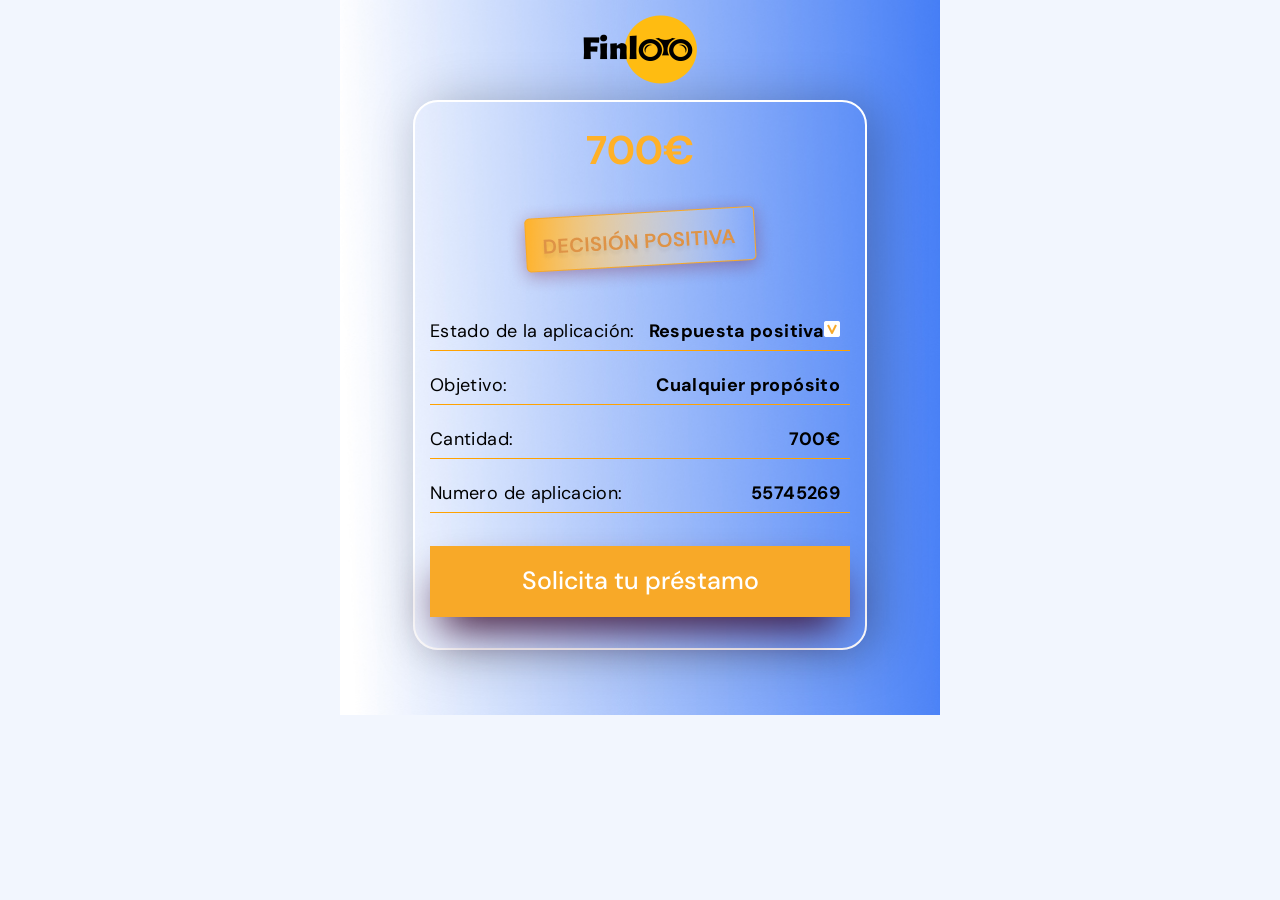
<file: finl-2/index.html>
<!DOCTYPE html PUBLIC "-//W3C//DTD XHTML 1.0 Transitional//EN" "http://www.w3.org/TR/xhtml1/DTD/xhtml1-transitional.dtd">
<html xmlns="http://www.w3.org/1999/xhtml" xmlns:v="urn:schemas-microsoft-com:vml" xmlns:o="urn:schemas-microsoft-com:office:office">
  <head>
    <meta http-equiv="Content-Type" content="text/html; charset=utf-8">
    <meta http-equiv="X-UA-Compatible" content="IE=edge">
    <meta name="viewport" content="width=device-width, initial-scale=1.0">
    <meta name="x-apple-disable-message-reformatting">
    <title></title>
    <!--[if mso]>
      <style type="text/css">
        table {border-collapse:collapse;border:0;border-spacing:0;margin:0;}
        div, td {padding:0;}
        div {margin:0 !important;}
      </style>
      <noscript>
        <xml>
          <o:OfficeDocumentSettings>
            <o:AllowPNG/>
              <o:PixelsPerInch>96</o:PixelsPerInch>
            </o:OfficeDocumentSettings>
          </xml>
        </noscript>
    <![endif]-->
    <link href="https://fonts.googleapis.com/css2?family=DM+Sans:wght@400;500;700&display=swap" rel="stylesheet">
    <style type="text/css">
      .value a {
        color: #000000;
        text-decoration: none;
      }
      @-ms-viewport {
        width: device-width;
      }
    </style>
  </head>
  <body style="background-color:#f2f6fe;Margin:0;padding:0;word-spacing:normal;min-width:100%;">
    <center class="wrapper" bgcolor="#f2f6fe" style="background-color:#f2f6fe;width:100%;table-layout:fixed;-webkit-text-size-adjust:100%;-ms-text-size-adjust:100%;">
      <!--[if (gte mso 9)|(IE)]>
        <table role="presentation" width="600" bgcolor="#dee9ff" cellpadding="0" cellspacing="0" border="0">
          <tr>
            <td>
      <![endif]-->
      <table role="presentation" class="main" align="center" width="100%" bgcolor="#dee9ff" cellpadding="0" cellspacing="0" border="0" style='border-spacing:0;border:0;padding:0;margin:0;background-color:#dee9ff;width:100%;max-width:600px;font-family:"DM Sans", Arial, sans-serif;font-weight:400;font-size:18px;line-height:24px;color:#000000;'>
        <tr>
          <td class="main__inner" background="https://dev-is.top/newsletter-1/img/background.jpg" style='padding:0 10px 65px 10px;background-color:#e2e7f0;background:url("img/background.jpg") no-repeat 50% 0/cover;'>
            <table role="presentation" align="center" width="100%" cellpadding="0" cellspacing="0" border="0" style="border-spacing:0;border:0;padding:0;margin:0;">
              <!-- header -->
              <tr>
                <td class="header" style="padding:15px 20px 15px 20px;text-align:center;">
                  <a href="#" class="logo" target="_blank" rel="noopener noreferrer" style="-webkit-text-size-adjust:none;display:inline-block;vertical-align:middle;text-decoration:none;">
                    <img src="img/logo.png" border="0" alt="Logo" width="115" style="border:0;height:auto;font-size:16px;color:#000000;">
                  </a>
                </td>
              </tr>
              <!-- content -->
              <tr>
                <td class="content" align="center" style="padding:0;">
                  <table class="content__inner" role="presentation" width="100%" cellpadding="0" cellspacing="0" border="0" style="border-spacing:0;border:0;padding:0;margin:0;width:100%;max-width:454px;">
                    <tr>
                      <td class="content__box" background="https://dev-is.top/newsletter-1/img/bg-content.jpg" style='padding:26px 15px 31px 15px;border:2px solid #fff;border-radius:25px;box-shadow:10px 4px 50px 0 rgba(0, 0, 0, 0.25);background-color:#e4ecfe;background:url("https://dev-is.top/newsletter-1/img/bg-content.jpg") no-repeat 50% 0/cover;'>
                        <table class="full" role="presentation" width="100%" cellpadding="0" cellspacing="0" border="0" style="border-spacing:0;border:0;padding:0;margin:0;width:100%;">
                          <tr>
                            <td class="title" style='text-align:center;padding:0 0 18px 0;font-family:"DM Sans", Arial, sans-serif;font-size:40px;line-height:44px;font-weight:700;color:#ffb128;'>700€</td>
                          </tr>
                          <tr>
                            <td class="img" style="padding:0;text-align:center;"><img src="img/label.png" alt="DECISIÓN POSITIVA" width="273" style="border:0;display:inline-block;height:auto;font-size:16px;color:#000000;"></td>
                          </tr>
                          <tr>
                            <td style="padding:0 0 33px 0;">
                              <table class="full" role="presentation" width="100%" cellpadding="0" cellspacing="0" border="0" style="border-spacing:0;border:0;padding:0;margin:0;width:100%;">
                                <tr>
                                  <td class="caption" style='padding:23px 5px 8px 0;border-bottom:1px solid #FFA200;font-size:18px;font-weight:400;font-family:"DM Sans", Arial, sans-serif;line-height:22px;color:#000000;letter-spacing:0.02em;'>Estado de la aplicación:</td>
                                  <td class="value" style='padding:23px 10px 8px 5px;text-align:right;border-bottom:1px solid #FFA200;font-size:18px;font-weight:700;font-family:"DM Sans", Arial, sans-serif;line-height:22px;color:#000000;letter-spacing:0.02em;'>Respuesta positiva<img src="img/check.png" width="16" alt="" style="border:0;">
                                  </td>
                                </tr>
                                <tr>
                                  <td class="caption" style='padding:23px 5px 8px 0;border-bottom:1px solid #FFA200;font-size:18px;font-weight:400;font-family:"DM Sans", Arial, sans-serif;line-height:22px;color:#000000;letter-spacing:0.02em;'>Objetivo:</td>
                                  <td class="value" style='padding:23px 10px 8px 5px;text-align:right;border-bottom:1px solid #FFA200;font-size:18px;font-weight:700;font-family:"DM Sans", Arial, sans-serif;line-height:22px;color:#000000;letter-spacing:0.02em;'>Cualquier propósito</td>
                                </tr>
                                <tr>
                                  <td class="caption" style='padding:23px 5px 8px 0;border-bottom:1px solid #FFA200;font-size:18px;font-weight:400;font-family:"DM Sans", Arial, sans-serif;line-height:22px;color:#000000;letter-spacing:0.02em;'>Cantidad:</td>
                                  <td class="value" style='padding:23px 10px 8px 5px;text-align:right;border-bottom:1px solid #FFA200;font-size:18px;font-weight:700;font-family:"DM Sans", Arial, sans-serif;line-height:22px;color:#000000;letter-spacing:0.02em;'>700€</td>
                                </tr>
                                <tr>
                                  <td class="caption" style='padding:23px 5px 8px 0;border-bottom:1px solid #FFA200;font-size:18px;font-weight:400;font-family:"DM Sans", Arial, sans-serif;line-height:22px;color:#000000;letter-spacing:0.02em;'>Numero de aplicacion:</td>
                                  <td class="value" style='padding:23px 10px 8px 5px;text-align:right;border-bottom:1px solid #FFA200;font-size:18px;font-weight:700;font-family:"DM Sans", Arial, sans-serif;line-height:22px;color:#000000;letter-spacing:0.02em;'>55745269</td>
                                </tr>
                              </table>
                            </td>
                          </tr>
                          <!-- button -->
                          <tr>
                            <td class="button" style="text-align:center;padding: 0;">
                              <a href="#" target="_blank" rel="noopener noreferrer" style='-webkit-text-size-adjust:none;text-align:center;box-shadow:0 22px 44px -12px #340226;text-decoration:none;font-size:25px;font-weight:500;font-family:"DM Sans", Arial, sans-serif;background-color:#f8a928;color:#ffffff;padding:23px 17px 24px 17px;display:block;max-width:100%;mso-padding-alt:0;text-underline-color:#f8a928;'><!--[if mso]><i style="mso-font-width:200%;mso-text-raise:100%" hidden>&emsp;</i><span style="mso-text-raise:50%;"><![endif]-->
                                Solicita tu préstamo<!--[if mso]></span><i style="mso-font-width:200%;" hidden>&emsp;&#8203;</i><![endif]-->
                              </a>
                            </td>
                          </tr>
                        </table>
                      </td>
                    </tr>
                  </table>
                </td>
              </tr>
            </table>
          </td>
        </tr>
      </table>
      <!--[if (gte mso 9)|(IE)]>
      </td>
    </tr>
  </table>
      <![endif]-->
    </center>
  </body>
</html>
</file>
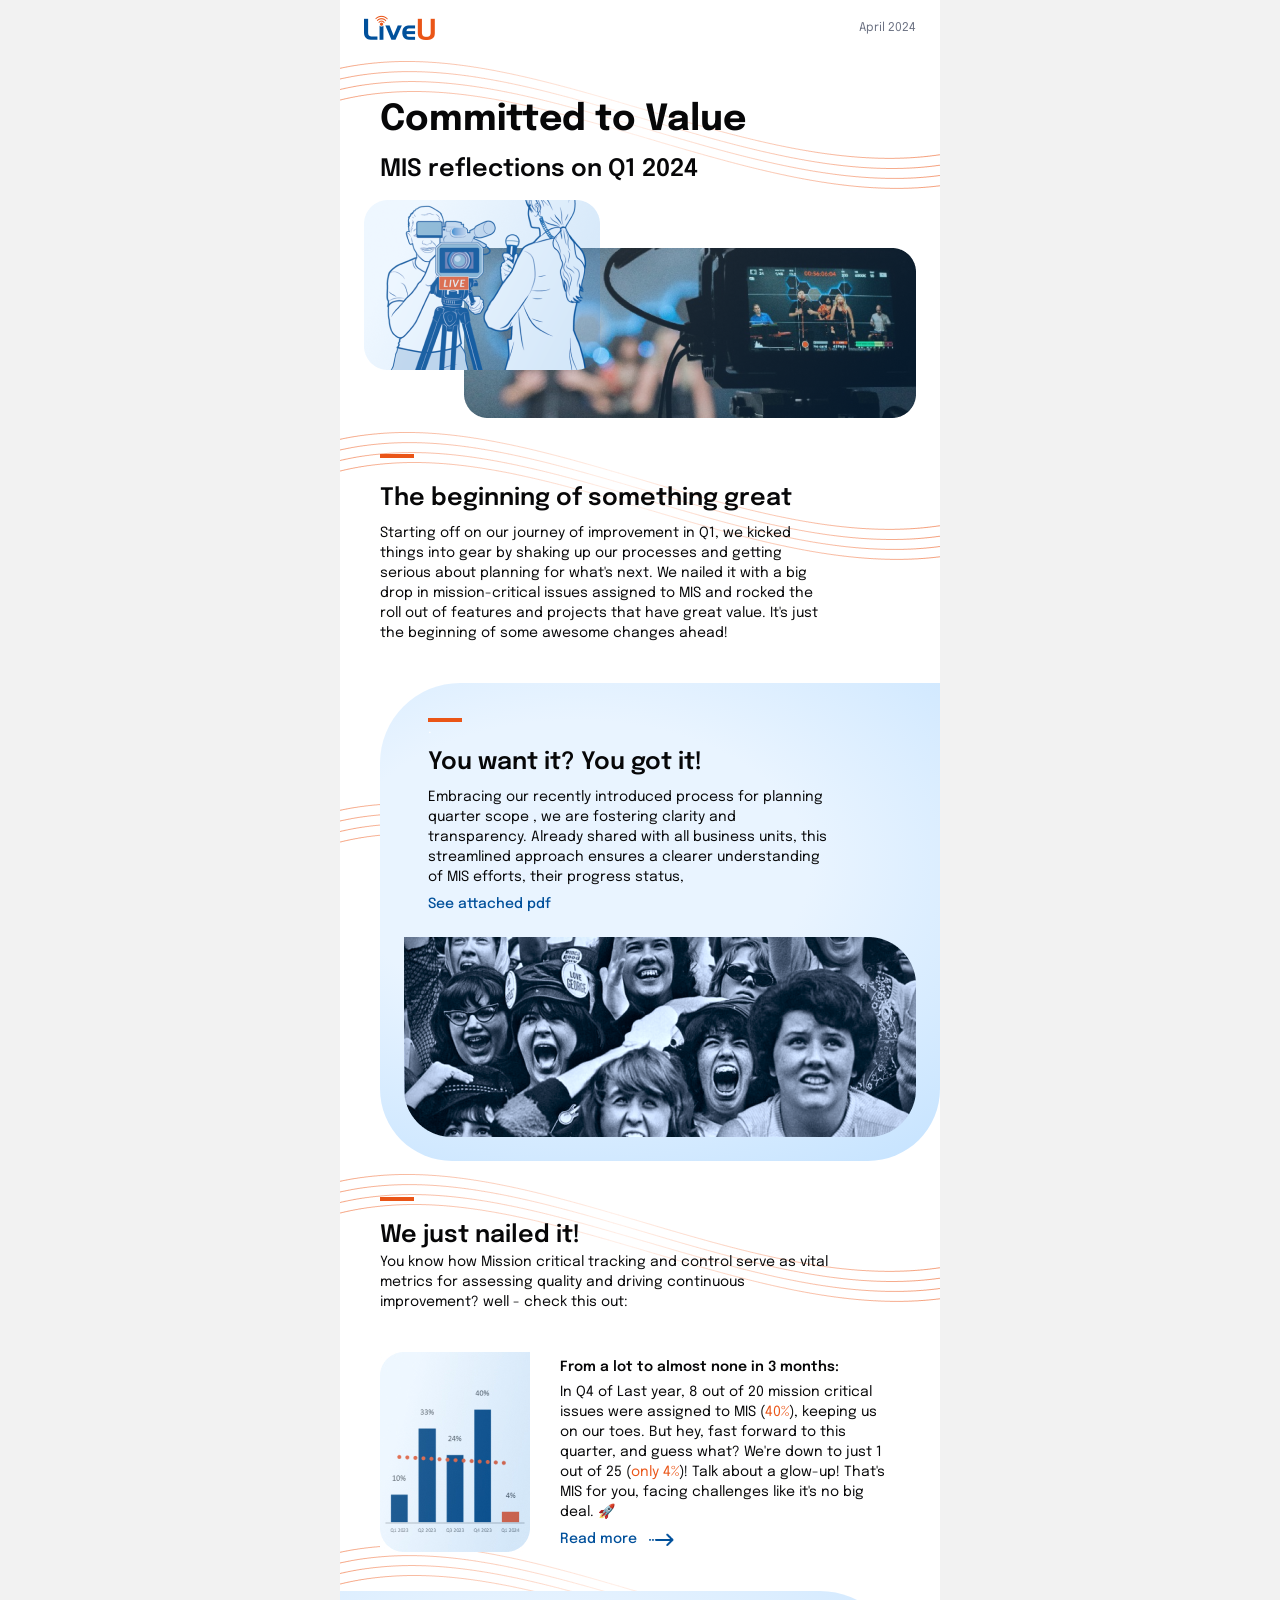
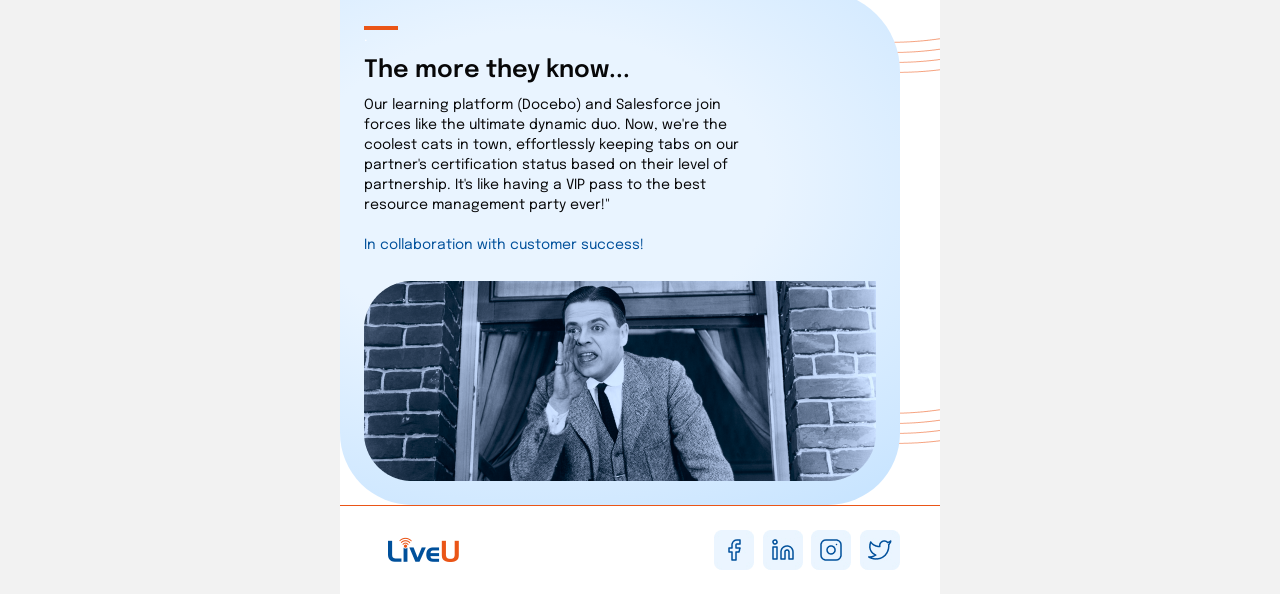
<file: liveU/index.html>
<!DOCTYPE html PUBLIC "-//W3C//DTD XHTML 1.0 Transitional//EN" "http://www.w3.org/TR/xhtml1/DTD/xhtml1-transitional.dtd">
<html xmlns="http://www.w3.org/1999/xhtml">
  <head>
    <meta http-equiv="Content-Type" content="text/html; charset=utf-8">
    <meta http-equiv="X-UA-Compatible" content="IE=edge">
    <meta name="viewport" content="width=device-width, initial-scale=1.0">
    <meta name="x-apple-disable-message-reformatting">
    <title></title>
    <!--[if mso]>
      <style type="text/css">
        table {border-collapse:collapse;border:0;border-spacing:0;margin:0;}
        div, td {padding:0;}
        div {margin:0 !important;}
      </style>
      <noscript>
        <xml>
          <o:OfficeDocumentSettings>
            <o:AllowPNG/>
              <o:PixelsPerInch>96</o:PixelsPerInch>
            </o:OfficeDocumentSettings>
          </xml>
        </noscript>
    <![endif]-->
    <link href="https://fonts.googleapis.com/css2?family=Epilogue:wght@400;500;600;700&display=swap" rel="stylesheet">
    <style type="text/css">
      @-ms-viewport {
        width: device-width;
      }
    </style>
  </head>
  <body style="background-color:#f2f2f2;Margin:0;padding:0;word-spacing:normal;min-width:100%;">
    <center class="wrapper" bgcolor="#f2f2f2" style="background-color:#f2f2f2;width:100%;table-layout:fixed;-webkit-text-size-adjust:100%;-ms-text-size-adjust:100%;">
      <!--[if (gte mso 9)|(IE)]>
        <table role="presentation" width="600" bgcolor="#ffffff" cellpadding="0" cellspacing="0" border="0">
          <tr>
            <td>
      <![endif]-->
      <table role="presentation" class="main" align="center" width="100%" bgcolor="#ffffff" cellpadding="0" cellspacing="0" border="0" style='border-spacing:0;border:0;padding:0;margin:0;background-color:#ffffff;width:100%;max-width:600px;font-family:"Epilogue", Arial, sans-serif;font-weight:400;font-size:14px;line-height:20px;color:#070708;'>
        <tr>
          <td class="main__inner" background="img/pattern.png") no-repeat 50% 0;'>
            <table role="presentation" align="center" width="100%" cellpadding="0" cellspacing="0" border="0" style="border-spacing:0;border:0;padding:0;margin:0;">
              <!-- header -->
              <tr>
                <td class="header" style="padding:8px 16px;">
                  <table role="presentation" width="100%" cellpadding="0" cellspacing="0" border="0" style="border-spacing:0;border:0;padding:0;margin:0;">
                    <tr>
                      <td class="header__img" style="text-align:left;padding:0;">
                        <img src="img/logo.png" border="0" alt="Logo" width="87" style="border:0;font-size:14px;line-height:14px;color:#070708;height:auto;">
                      </td>
                      <td class="header__txt" style='text-align:right;font-family:"Epilogue", Arial, sans-serif;font-weight:400;font-size:12px;line-height:16px;color:#6b7182;padding:0 8px 0 0;'>April 2024</td>
                    </tr>
                  </table>
                </td>
              </tr>
              <tr>
                <td class="intro" style="padding:40px 40px 14px;">
                  <table role="presentation" width="100%" cellpadding="0" cellspacing="0" border="0" style="border-spacing:0;border:0;padding:0;margin:0;">
                    <tr>
                      <td class="title" style='padding:0 0 10px;font-family:"Epilogue", Arial, sans-serif;font-weight:700;font-size:36px;line-height:48px;color:#070708;'>Committed to Value</td>
                    </tr>
                    <tr>
                      <td class="subtitle" style='padding:0;font-family:"Epilogue", Arial, sans-serif;font-weight:600;font-size:24px;line-height:32px;color:#070708;'>MIS reflections on Q1 2024</td>
                    </tr>
                  </table>
                </td>
              </tr>
              <tr>
                <td class="intro__img" style="padding:0;text-align:center;">
                  <img src="img/intro.png" border="0" alt="image" width="600" style="border:0;font-size:14px;line-height:14px;color:#070708;display:block;height:auto;max-width:100%;">
                </td>
              </tr>
              <tr>
                <td class="section" style="padding:36px 40px 40px 40px;">
                  <table class="section__inner" role="presentation" width="100%" cellpadding="0" cellspacing="0" border="0" style="border-spacing:0;border:0;padding:0;margin:0;width:100%;max-width:450px;">
                    <tr>
                      <td class="decor" style="padding:0 0 11px 0;">
                        <table role="presentation" width="34" cellpadding="0" cellspacing="0" border="0" style="border-spacing:0;border:0;padding:0;margin:0;">
                          <tr>
                            <td class="decor__item" style='font-family:"Epilogue", Arial, sans-serif;font-weight:400;font-size:14px;line-height:14px;color:#ffffff;border-top:4px solid #ea5517;padding:0;'>.</td>
                          </tr>
                        </table>
                      </td>
                    </tr>
                    <tr>
                      <td class="section__title" style='padding:0 0 8px 0;font-family:"Epilogue", Arial, sans-serif;font-weight:600;font-size:24px;line-height:32px;color:#070708;'>The beginning of something great</td>
                    </tr>
                    <tr>
                      <td class="section__info" style='padding:0;font-family:"Epilogue", Arial, sans-serif;font-weight:400;font-size:14px;line-height:20px;color:#070708;'>
                        Starting off on our journey of improvement in Q1, we kicked things into gear by shaking up our processes and getting serious about planning for what's next. We nailed it with a big drop in mission-critical issues assigned to MIS and rocked the roll out of features and projects that have great value. It's just the beginning of some awesome changes ahead! 
                      </td>
                    </tr>
                  </table>
                </td>
              </tr>
              <tr>
                <td style="padding: 0 0 0 40px;">
                  <table role="presentation" width="100%" cellpadding="0" cellspacing="0" border="0" style="border-spacing:0;border:0;padding:0;margin:0;">
                    <tr>
                      <td class="content" style="padding:35px 24px 24px 24px;background-color:#e9f4ff;background:radial-gradient(155.84% 113.83% at 34.72% 38.48%, rgb(233, 244, 255) 26.966136694%, rgb(170, 214, 255) 100%);border-radius: 80px 0 72px 72px;">
                        <table role="presentation" width="100%" cellpadding="0" cellspacing="0" border="0" style="border-spacing:0;border:0;padding:0;margin:0;">
                          <tr>
                            <td style="padding:0 0 0 24px;">
                              <table class="content__box" role="presentation" width="100%" cellpadding="0" cellspacing="0" border="0" style="border-spacing:0;border:0;padding:0;margin:0;width:100%;max-width:405px;">
                                <tr>
                                  <td class="decor" style="padding:0 0 11px 0;">
                                    <table role="presentation" width="34" cellpadding="0" cellspacing="0" border="0" style="border-spacing:0;border:0;padding:0;margin:0;">
                                      <tr>
                                        <td class="decor__item" style='font-family:"Epilogue", Arial, sans-serif;font-weight:400;font-size:14px;line-height:14px;color:#ffffff;border-top:4px solid #ea5517;padding:0;'>.</td>
                                      </tr>
                                    </table>
                                  </td>
                                </tr>
                                <tr>
                                  <td class="section__title" style='padding:0 0 8px 0;font-family:"Epilogue", Arial, sans-serif;font-weight:600;font-size:24px;line-height:32px;color:#070708;'>You want it? You got it!</td>
                                </tr>
                                <tr>
                                  <td class="section__info" style='padding:0;font-family:"Epilogue", Arial, sans-serif;font-weight:400;font-size:14px;line-height:20px;color:#070708;'>
                                    Embracing our recently introduced process for planning quarter scope , we are fostering clarity and transparency. Already shared with all business units, this streamlined approach ensures a clearer understanding of MIS efforts, their progress status, 
                                  </td>
                                </tr>
                                <tr>
                                  <td class="link-wrap" style='padding:10px 0 0;font-family:"Epilogue", Arial, sans-serif;font-weight:500;font-size:14px;line-height:14px;color:#00509b;'>See attached pdf</td>
                                </tr>
                              </table>
                            </td>
                          </tr>
                          <tr>
                            <td class="img" style="font-size:14px;line-height:14px;padding:26px 0 0 0;text-align:center;"><img src="img/people.png" width="512" alt="people" style="border:0;font-size:14px;line-height:14px;color:#070708;max-width:100%;display:block;height:auto;"></td>
                          </tr>
                        </table>
                      </td>
                    </tr>
                  </table>
                </td>
              </tr>
              <tr>
                <td style="padding:36px 40px 30px 40px;">
                  <table role="presentation" width="100%" cellpadding="0" cellspacing="0" border="0" style="border-spacing:0;border:0;padding:0;margin:0;">
                    <tr>
                      <td style="padding: 0 0 30px 0;">
                        <table class="section__inner" role="presentation" width="100%" cellpadding="0" cellspacing="0" border="0" style="border-spacing:0;border:0;padding:0;margin:0;width:100%;max-width:450px;">
                          <tr>
                            <td class="decor" style="padding:0 0 5px 0;">
                              <table role="presentation" width="34" cellpadding="0" cellspacing="0" border="0" style="border-spacing:0;border:0;padding:0;margin:0;">
                                <tr>
                                  <td class="decor__item" style='font-family:"Epilogue", Arial, sans-serif;font-weight:400;font-size:14px;line-height:14px;color:#ffffff;border-top:4px solid #ea5517;padding:0;'>.</td>
                                </tr>
                              </table>
                            </td>
                          </tr>
                          <tr>
                            <td class="section__title" style='font-family:"Epilogue", Arial, sans-serif;font-weight:600;font-size:24px;line-height:32px;color:#070708;padding:0;'>We just nailed it!</td>
                          </tr>
                          <tr>
                            <td class="section__info" style='padding:0;font-family:"Epilogue", Arial, sans-serif;font-weight:400;font-size:14px;line-height:20px;color:#070708;'>
                              You know how Mission critical tracking and control serve as vital metrics for assessing quality and driving continuous improvement? well - check this out:
                            </td>
                          </tr>
                        </table>
                      </td>
                    </tr>
                    <tr>
                      <td class="column" style="padding:0;font-size:0;">
                        <!--[if mso]>
                          <table role="presentation" width="100%" cellpadding="0" cellspacing="0" border="0">
                            <tr>
                              <td valign="middle" width="180" style="padding:0;">
                        <![endif]-->
                        <div class="column__img" style="display:inline-block;vertical-align:middle;width:100%;max-width:150px;padding:0 30px 0 0;font-size:14px;line-height:14px;">
                          <img src="img/chart.jpg" width="150" alt="chart" style="border:0;font-size:14px;line-height:14px;color:#070708;max-width:150px;display:block;height:auto;">
                        </div>
                        <!--[if mso]>
                        </td>
                        <td valign="middle" style="padding:0;">
                        <![endif]-->
                        <div class="column__content" style='display:inline-block;vertical-align:middle;width:100%;max-width:330px;font-family:"Epilogue", Arial, sans-serif;font-size:14px;line-height:20px;color:#070708;padding:15px 0 15px 0;'>
                          <table role="presentation" width="100%" cellpadding="0" cellspacing="0" border="0" style="border-spacing:0;border:0;padding:0;margin:0;">
                            <tr>
                              <td class="column__title" style='font-family:"Epilogue", Arial, sans-serif;font-weight:600;font-size:14px;line-height:20px;color:#070708;padding:0 0 5px 0;'>From a lot to almost none in 3 months:</td>
                            </tr>
                            <tr>
                              <td class="column__txt" style='font-family:"Epilogue", Arial, sans-serif;font-weight:400;font-size:14px;line-height:20px;color:#070708;padding:0;'>
                                In Q4 of Last year, 8 out of 20 mission critical issues were assigned to MIS  (<span class="color-txt" style="-webkit-text-size-adjust:none;color:#ea5517;">40%</span>), keeping us on our toes. But hey, fast forward to this quarter, and guess what? We're down to just 1 out of 25 (<span class="color-txt" style="-webkit-text-size-adjust:none;color:#ea5517;">only 4%</span>)! Talk about a glow-up! That's MIS for you, facing challenges  like it's no big deal. 🚀
                              </td>
                            </tr>
                            <tr>
                              <td class="link-wrap" style='padding:10px 0 0;font-family:"Epilogue", Arial, sans-serif;font-weight:500;font-size:14px;line-height:14px;color:#00509b;'>
                                <a href="https://liveutv.sharepoint.com/:p:/s/BusinessTransformation/Ed0atgFZgyVPjU6kkVR-XkMBe7_h9U703POm7KlyR1rV-A?e=SXfCyr" class="link" target="_blank" style="-webkit-text-size-adjust:none;color:#00509b;text-decoration:none;vertical-align:middle;">Read more &nbsp; <img src="img/arrow.png" width="25" alt="arrow" style="border:0;font-size:14px;line-height:14px;color:#070708;height:auto;vertical-align:middle;display:inline-block;"></a>
                              </td>
                            </tr>
                          </table>
                        </div>
                        <!--[if mso]>
                        </td>
                      </tr>
                    </table>
                        <![endif]-->
                      </td>
                    </tr>
                  </table>
                </td>
              </tr>
              <tr>
                <td style="padding: 0 40px 0 0;">
                  <table role="presentation" width="100%" cellpadding="0" cellspacing="0" border="0" style="border-spacing:0;border:0;padding:0;margin:0;">
                    <tr>
                      <td class="content" style="padding:35px 24px 24px 24px;background-color:#e9f4ff;background:radial-gradient(155.84% 113.83% at 34.72% 38.48%, rgb(233, 244, 255) 26.966136694%, rgb(170, 214, 255) 100%);border-radius: 0 80px 72px 72px;">
                        <table role="presentation" width="100%" cellpadding="0" cellspacing="0" border="0" style="border-spacing:0;border:0;padding:0;margin:0;">
                          <tr>
                            <td style="padding:0;">
                              <table class="content__box" role="presentation" width="100%" cellpadding="0" cellspacing="0" border="0" style="border-spacing:0;border:0;padding:0;margin:0;width:100%;max-width:405px;">
                                <tr>
                                  <td class="decor" style="padding:0 0 11px 0;">
                                    <table role="presentation" width="34" cellpadding="0" cellspacing="0" border="0" style="border-spacing:0;border:0;padding:0;margin:0;">
                                      <tr>
                                        <td class="decor__item" style='font-family:"Epilogue", Arial, sans-serif;font-weight:400;font-size:14px;line-height:14px;color:#ffffff;border-top:4px solid #ea5517;padding:0;'>.</td>
                                      </tr>
                                    </table>
                                  </td>
                                </tr>
                                <tr>
                                  <td class="section__title" style='padding:0 0 8px 0;font-family:"Epilogue", Arial, sans-serif;font-weight:600;font-size:24px;line-height:32px;color:#070708;'>The more they know...</td>
                                </tr>
                                <tr>
                                  <td class="section__info" style='padding:0;font-family:"Epilogue", Arial, sans-serif;font-weight:400;font-size:14px;line-height:20px;color:#070708;'>
                                    <p style="margin:0 0 20px 0;">Our learning platform (Docebo) and Salesforce join forces like the ultimate dynamic duo. Now, we're the coolest cats in town, effortlessly keeping tabs on our partner's certification status based on their level of partnership. It's like having a VIP pass to the best resource management party ever!"</p>
                                    <p class="color" style="color:#00509b;margin:0;">In collaboration with customer success!</p>
                                  </td>
                                </tr>
                              </table>
                            </td>
                          </tr>
                          <tr>
                            <td class="img" style="font-size:14px;line-height:14px;padding:26px 0 0 0;text-align:center;"><img src="img/man.png" width="512" alt="man" style="border:0;font-size:14px;line-height:14px;color:#070708;max-width:100%;display:block;height:auto;"></td>
                          </tr>
                        </table>
                      </td>
                    </tr>
                  </table>
                </td>
              </tr>
              <!-- footer -->
              <tr>
                <td class="footer" style="border-top:1px solid #ea5517;padding:24px 35px 24px 40px;">
                  <table role="presentation" width="100%" cellpadding="0" cellspacing="0" border="0" style="border-spacing:0;border:0;padding:0;margin:0;">
                    <tr>
                      <td class="footer__logo" style="text-align:left;font-size:14px;line-height:14px;padding:0;">
                        <img src="img/logo.png" border="0" alt="Logo" width="87" style="border:0;font-size:14px;line-height:14px;color:#070708;max-width:87px;height:auto;display:block;">
                      </td>
                      <td align="right" style="padding:0;text-align:right;">
                        <table class="social" role="presentation" width="100%" cellpadding="0" cellspacing="0" border="0" style="border-spacing:0;border:0;padding:0;margin:0;width:100%;max-width:194px;margin-left:auto;">
                          <tr>
                            <td class="social-item" style="padding:0 3px;font-size:14px;line-height:14px;">
                              <a href="https://www.facebook.com/LiveU.Fans/" target="_blank" style="-webkit-text-size-adjust:none;display:block;text-decoration:none;"><img src="img/facebook.jpg" width="40" alt="facebook" style="border:0;font-size:14px;line-height:14px;color:#070708;display:block;height:auto;max-width:40px;"></a>
                            </td>
                            <td class="social-item" style="padding:0 3px;font-size:14px;line-height:14px;">
                              <a href="https://www.linkedin.com/company/liveu/" target="_blank" style="-webkit-text-size-adjust:none;display:block;text-decoration:none;"><img src="img/linkedin.jpg" width="40" alt="linkedin" style="border:0;font-size:14px;line-height:14px;color:#070708;display:block;height:auto;max-width:40px;"></a>
                            </td>
                            <td class="social-item" style="padding:0 3px;font-size:14px;line-height:14px;">
                              <a href="https://www.instagram.com/liveutv/?hl=en" target="_blank" style="-webkit-text-size-adjust:none;display:block;text-decoration:none;"><img src="img/instagram.jpg" width="40" alt="instagram" style="border:0;font-size:14px;line-height:14px;color:#070708;display:block;height:auto;max-width:40px;"></a>
                            </td>
                            <td class="social-item" style="padding:0 3px;font-size:14px;line-height:14px;">
                              <a href="https://twitter.com/LiveU?ref_src=twsrc%5Egoogle|twcamp%5Eserp|twgr%5Eauthor" target="_blank" style="-webkit-text-size-adjust:none;display:block;text-decoration:none;"><img src="img/twitter.jpg" width="40" alt="twitter" style="border:0;font-size:14px;line-height:14px;color:#070708;display:block;height:auto;max-width:40px;"></a>
                            </td>
                          </tr>
                        </table>
                      </td>
                    </tr>
                  </table>
                </td>
              </tr>
            </table>
          </td>
        </tr>
      </table>
      <!--[if (gte mso 9)|(IE)]>
      </td>
    </tr>
  </table>
      <![endif]-->
    </center>
  </body>
</html>
</file>
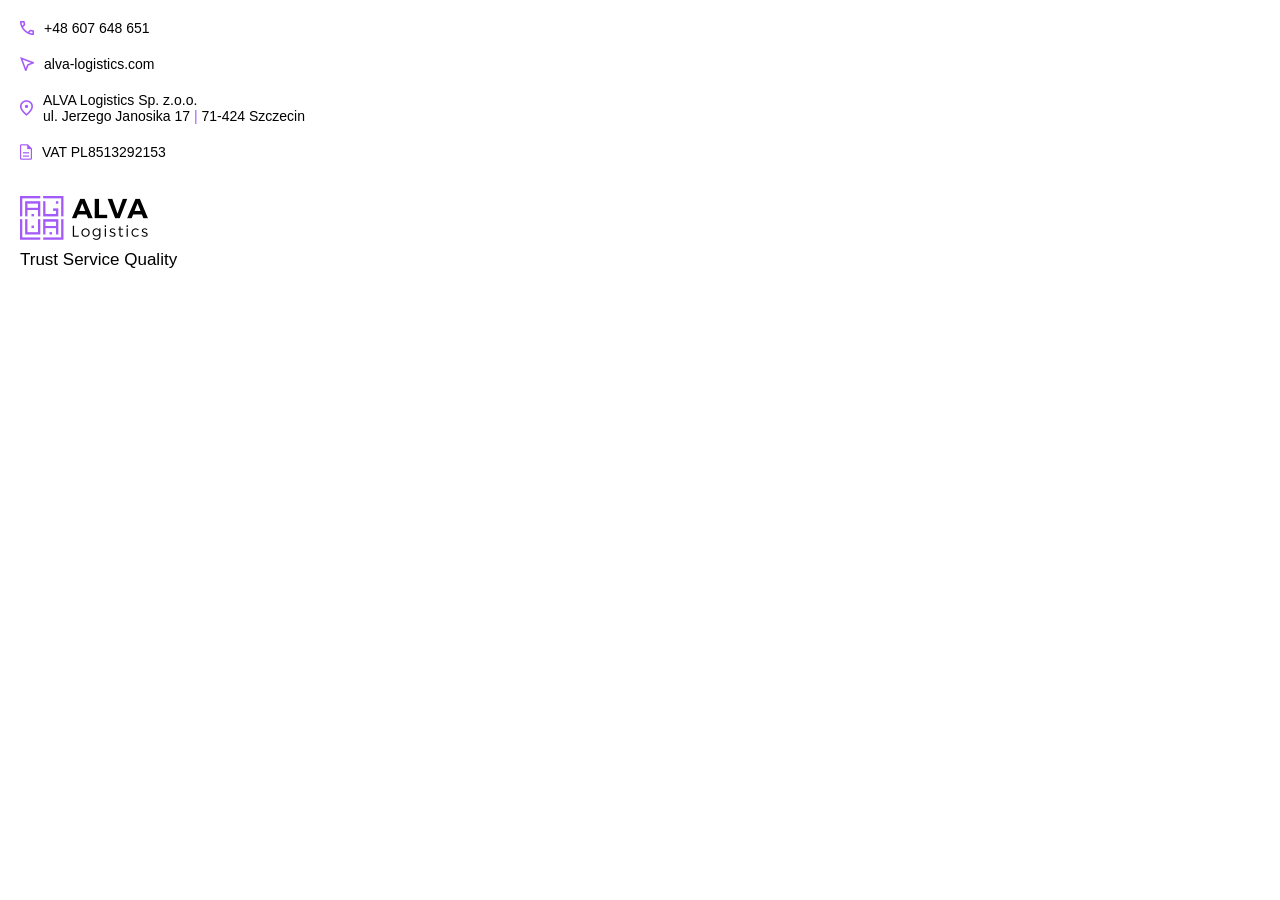
<file: alva-signature/signature-original/index.html>
<!DOCTYPE html PUBLIC "-//W3C//DTD XHTML 1.0 Transitional//EN" "http://www.w3.org/TR/xhtml1/DTD/xhtml1-transitional.dtd">
<html xmlns="http://www.w3.org/1999/xhtml">
  <head>
    <meta http-equiv="Content-Type" content="text/html; charset=utf-8">
    <meta http-equiv="X-UA-Compatible" content="IE=edge">
    <meta name="viewport" content="width=device-width, initial-scale=1.0">
    <meta name="x-apple-disable-message-reformatting">
    <title></title>
    <!--[if mso]>
      <style type="text/css">
        table {border-collapse:collapse;border:0;border-spacing:0;margin:0;}
        div, td {padding:0;}
        div {margin:0 !important;}
      </style>
      <noscript>
        <xml>
          <o:OfficeDocumentSettings>
            <o:AllowPNG/>
              <o:PixelsPerInch>96</o:PixelsPerInch>
            </o:OfficeDocumentSettings>
          </xml>
        </noscript>
    <![endif]-->
    <style type="text/css">
      @-ms-viewport {
        width: device-width;
      }
    </style>

    <link rel="stylesheet" href="style.css">
  </head>

  <body>
    <table role="presentation" class="wrapper" width="100%" bgcolor="#ffffff" cellpadding="0" cellspacing="0" border="0"> 
      <tr>
        <td style="padding:0;">
        <!--[if (gte mso 9)|(IE)]>
          <table role="presentation" width="600" bgcolor="#ffffff" cellpadding="0" cellspacing="0" border="0">
            <tr>
              <td>
        <![endif]-->

        <table role="presentation" class="main" bgcolor="#ffffff" cellpadding="0" cellspacing="0" border="0">

          <tr>
            <td style="padding:20px 20px 20px 20px;">
              
              <table role="presentation" class="full" width="100%" cellpadding="0" cellspacing="0" border="0">
                <tr>
                  <td class="row">
                    <table role="presentation" cellpadding="0" cellspacing="0" border="0">
                      <tr>
                        <td class="box__icon" valign="middle">
                          <img src="img/phone.png" width="14" height="14" alt="phone icon" border="0">
                        </td>
                        <td class="box" valign="middle">
                          <a href="https://api.whatsapp.com/send?phone=48607648651" target="_blank" class="box__title">+48 607 648 651</a>
                        </td>
                      </tr>
                    </table>
                  </td>
                </tr>

                <tr>
                  <td class="row">
                    <table role="presentation" cellpadding="0" cellspacing="0" border="0">
                      <tr>
                        <td class="box__icon" valign="middle">
                          <img src="img/cursor.png" width="14" height="14" alt="cursor icon" border="0">
                        </td>
                        <td class="box" valign="middle">
                          <a href="https://alva-logistics.com/" target="_blank" class="box__title">alva-logistics.com</a>
                        </td>
                      </tr>
                    </table>
                  </td>
                </tr>

                 <tr>
                  <td class="row">
                    <table role="presentation" cellpadding="0" cellspacing="0" border="0">
                      <tr>
                        <td class="box__icon" valign="middle">
                          <img src="img/location.png" width="13" height="16" alt="location icon" border="0">
                        </td>
                        <td class="box" valign="middle">
                          <span class="box__span">ALVA Logistics Sp. z.o.o.<br> ul. Jerzego Janosika 17 <span class="color-text">|</span> 71-424 Szczecin</span>
                        </td>
                      </tr>
                    </table>
                  </td>
                </tr>

                 <tr>
                  <td class="row">
                    <table role="presentation" cellpadding="0" cellspacing="0" border="0">
                      <tr>
                        <td class="box__icon" valign="middle">
                          <img src="img/file.png" width="12" height="16" alt="file icon" border="0">
                        </td>
                        <td class="box" valign="middle">
                          <span class="box__span">VAT PL8513292153</span>
                        </td>
                      </tr>
                    </table>
                  </td>
                </tr>

                <tr>
                  <td style="padding:16px 0 0 0;">
                    <a href="https://alva-logistics.com/" class="logo" target="_blank"><img src="img/alva-logo.png" width="128" height="44" alt="alva logo" border="0"></a>
                  </td>
                </tr>

                <tr>
                  <td style="padding:10px 0 0 0;">
                    <span class="slogan">Trust Service Quality</span>
                  </td>
                </tr>
              </table>

            </td>
          </tr>   

        </table>

        <!--[if (gte mso 9)|(IE)]>
              </td>
            </tr>
          </table>
        <![endif]-->

        </td>
      </tr>
    </table>
  </body>
</file>
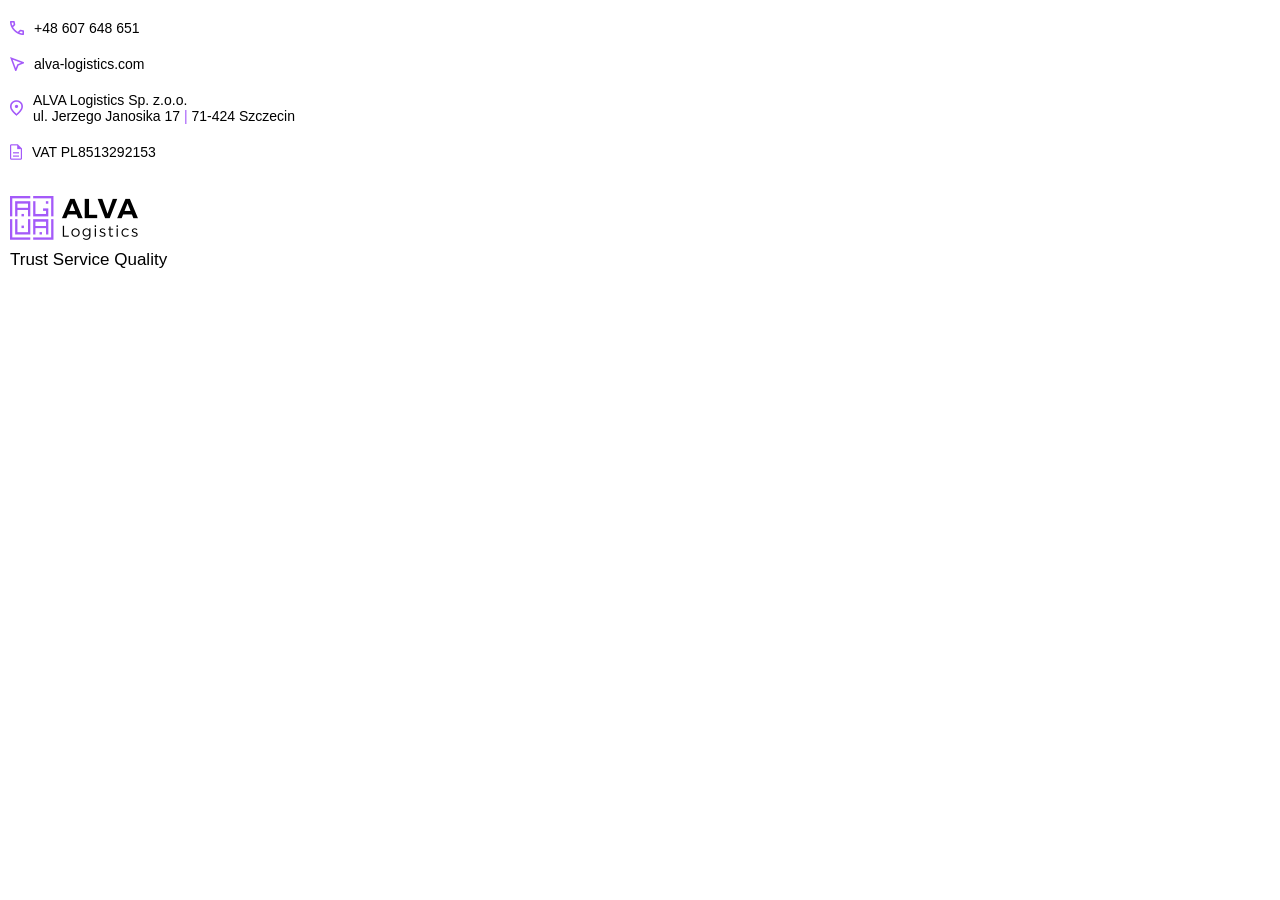
<file: alva-signature/email-signature/signature.html>
<!DOCTYPE html PUBLIC "-//W3C//DTD XHTML 1.0 Transitional//EN" "http://www.w3.org/TR/xhtml1/DTD/xhtml1-transitional.dtd"><html xmlns="http://www.w3.org/1999/xhtml"><head><meta http-equiv="Content-Type" content="text/html; charset=utf-8"><meta http-equiv="X-UA-Compatible" content="IE=edge"><meta name="viewport" content="width=device-width, initial-scale=1.0"><meta name="x-apple-disable-message-reformatting"><title></title><!--[if mso]><style type="text/css">table {border-collapse:collapse;border:0;border-spacing:0;margin:0;} div, td {padding:0;} div {margin:0 !important;}</style><noscript><xml><o:OfficeDocumentSettings><o:AllowPNG/><o:PixelsPerInch>96</o:PixelsPerInch></o:OfficeDocumentSettings></xml></noscript><![endif]--><style type="text/css">@-ms-viewport {width:device-width;}</style></head><body style="background-color:#ffffff;Margin:0;padding:0;word-spacing:normal;min-width:100%;"><table role="presentation" width="100%" bgcolor="#ffffff" cellpadding="0" cellspacing="0" border="0" style="border-spacing:0;border:0;padding:0;margin:0;background-color:#ffffff;width:100%;table-layout:fixed;-webkit-text-size-adjust:100%;-ms-text-size-adjust:100%;"><tr><td style="padding:0;"><!--[if (gte mso 9)|(IE)]><table role="presentation" width="600" bgcolor="#ffffff" cellpadding="0" cellspacing="0" border="0"><tr><td><![endif]--><table role="presentation" bgcolor="#ffffff" cellpadding="0" cellspacing="0" border="0" style="border-spacing:0;border:0;padding:0;margin:0;background-color:#ffffff;width:100%;max-width:600px;font-family:Helvetica,Arial,sans-serif;font-weight:400;font-size:14px;line-height:16px;color:#000000;"><tr><td style="padding:20px 10px;"><table role="presentation" width="100%" cellpadding="0" cellspacing="0" border="0" style="border-spacing:0;border:0;padding:0;margin:0;width:100%;"><tr><td style="padding:0 0 20px 0;"><table role="presentation" cellpadding="0" cellspacing="0" border="0" style="border-spacing:0;border:0;padding:0;margin:0;"><tr><td valign="middle" style="padding:0 10px 0 0;"><img src="img/phone.png" width="14" height="14" alt="phone icon" border="0" style="border:0;font-size:12px;line-height:14px;display:block;"></td><td valign="middle" style="padding:0;"><a href="https://api.whatsapp.com/send?phone=48607648651" target="_blank" style="-webkit-text-size-adjust:none;color:#000000;font-family:Helvetica,Arial,sans-serif;font-weight:400;font-size:14px;line-height:16px;display:block;text-decoration:none;">+48 607 648 651</a></td></tr></table></td></tr><tr><td style="padding:0 0 20px 0;"><table role="presentation" cellpadding="0" cellspacing="0" border="0" style="border-spacing:0;border:0;padding:0;margin:0;"><tr><td valign="middle" style="padding:0 10px 0 0;"><img src="img/cursor.png" width="14" height="14" alt="cursor icon" border="0" style="border:0;font-size:12px;line-height:14px;display:block;"></td><td valign="middle" style="padding:0;"><a href="https://alva-logistics.com/" target="_blank" style="-webkit-text-size-adjust:none;color:#000000;font-family:Helvetica,Arial,sans-serif;font-weight:400;font-size:14px;line-height:16px;display:block;text-decoration:none;">alva-logistics.com</a></td></tr></table></td></tr><tr><td style="padding:0 0 20px 0;"><table role="presentation" cellpadding="0" cellspacing="0" border="0" style="border-spacing:0;border:0;padding:0;margin:0;"><tr><td valign="middle" style="padding:0 10px 0 0;"><img src="img/location.png" width="13" height="16" alt="location icon" border="0" style="border:0;font-size:12px;line-height:14px;display:block;"></td><td valign="middle" style="padding:0;"><span style="-webkit-text-size-adjust:none;color:#000000;font-family:Helvetica,Arial,sans-serif;font-weight:400;font-size:14px;line-height:16px;display:block;vertical-align:middle;">ALVA Logistics Sp. z.o.o.<br> ul. Jerzego Janosika 17 <span style="-webkit-text-size-adjust:none;color:#A45AF9;">|</span> 71-424 Szczecin</span></td></tr></table></td></tr><tr><td style="padding:0 0 20px 0;"><table role="presentation" cellpadding="0" cellspacing="0" border="0" style="border-spacing:0;border:0;padding:0;margin:0;"><tr><td valign="middle" style="padding:0 10px 0 0;"><img src="img/file.png" width="12" height="16" alt="file icon" border="0" style="border:0;font-size:12px;line-height:14px;display:block;"></td><td valign="middle" style="padding:0;"><span  style="-webkit-text-size-adjust:none;color:#000000;font-family:Helvetica,Arial,sans-serif;font-weight:400;font-size:14px;line-height:16px;display:block;vertical-align:middle;">VAT PL8513292153</span></td></tr></table></td></tr><tr><td style="padding:16px 0 0 0;"><a href="https://alva-logistics.com/" target="_blank" style="-webkit-text-size-adjust:none;display:inline-block;vertical-align:middle;text-decoration:none;"><img src="img/alva-logo.png" width="128" height="44" alt="alva logo" border="0" style="border:0;color:#000000;font-family:Helvetica,Arial,sans-serif;font-weight:400;font-size:14px;line-height:16px;"></a></td></tr><tr><td style="padding:10px 0 0 0;"><span style="-webkit-text-size-adjust:none;color:#000000;font-family:Helvetica,Arial,sans-serif;font-weight:400;font-size:17px;line-height:19px;display:block;">Trust Service Quality</span></td></tr></table></td></tr></table><!--[if (gte mso 9)|(IE)]></td></tr></table><![endif]--></td></tr></table></body></html>
</file>
<file: alva-signature/signature-original/style.css>
body {
  background-color: #ffffff;
  Margin: 0;
  padding: 0;
  word-spacing: normal;
  min-width: 100%;
}

table {
  border-spacing: 0;
  border: 0;
  padding: 0;
  margin: 0;
}

a, span {
  -webkit-text-size-adjust: none;
}

img {
  border: 0;
  color: #000000;
  font-family:Helvetica,Arial,sans-serif;
  font-weight: 400;
  font-size: 14px;
  line-height: 16px;
}

b {
  font-weight: 600;
}

.wrapper {
  background-color: #ffffff;
  width: 100%;
  table-layout: fixed;
  -webkit-text-size-adjust: 100%;
  -ms-text-size-adjust: 100%;
}

.main {
  background-color: #ffffff;
  width: 100%;
  max-width: 600px;
  font-family:Helvetica,Arial,sans-serif;
  font-weight: 400;
  font-size: 14px;
  line-height: 16px;
  color: #000000;
}

.full {
  width: 100%;
}

.row {
  padding: 0 0 20px 0;
}

.box {
  padding: 0;
}
.box__icon {
  padding: 0 10px 0 0;
}
.box__icon img {
  display: block;
}
.box__title, .box__span {
  color: #000000;
  font-family:Helvetica,Arial,sans-serif;
  font-weight: 400;
  font-size: 14px;
  line-height: 16px;
  display: block;
}
.box__title {
  text-decoration: none;
}
.box__span {
  vertical-align: middle;
}

.color-text {
  color: #A45AF9;
}

.logo {
  display: inline-block;
  vertical-align: middle;
  text-decoration: none;
}

.slogan {
  color: #000000;
  font-family:Helvetica,Arial,sans-serif;
  font-weight: 400;
  font-size: 17px;
  line-height: 19px;
  display: block;
}
</file>
